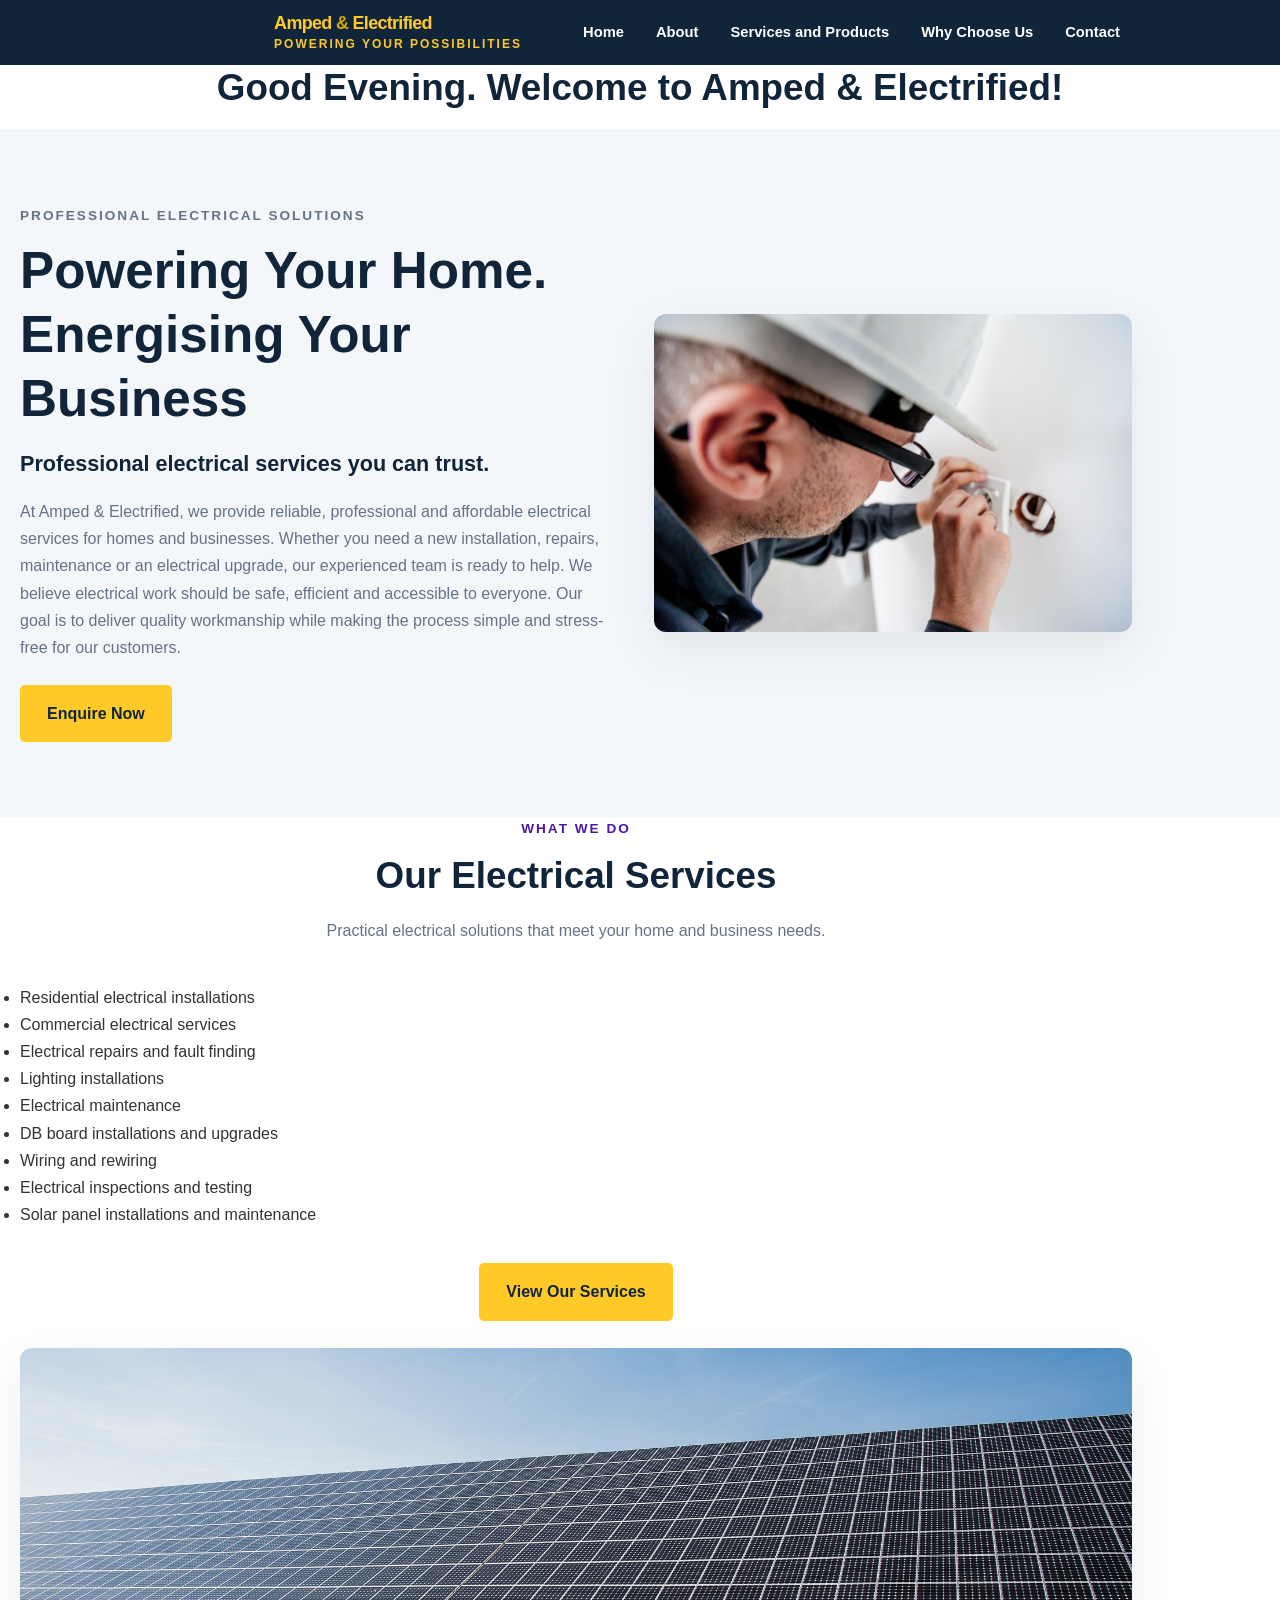
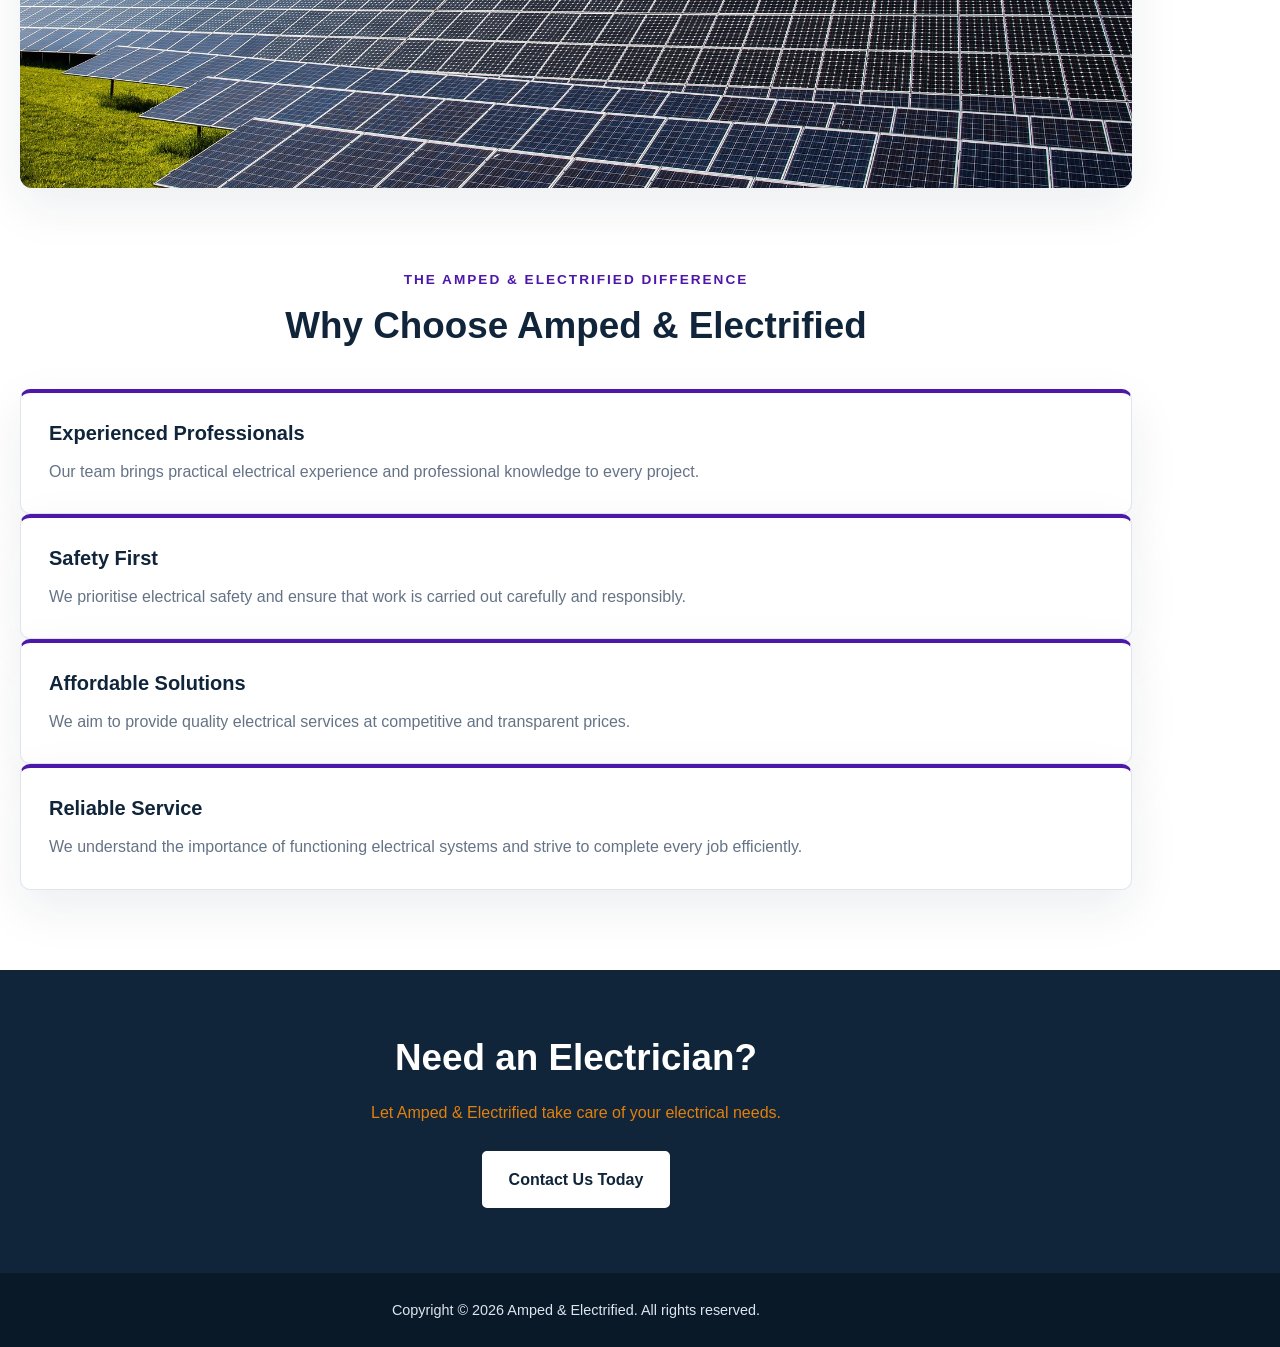
<file: amped&electrified/index.html>
<!DOCTYPE html>
<html>
<head>
    <meta charset="UTF-8">
    <meta name="viewport" content="width=device-width, initial-scale=1.0">
    <title>Homepage|Amped & Electrified</title>

    <!-- This is the link to the CSS and javascript file that will style the website. Which allows us to control the appearance and layout of the HTML elements -->
    <link rel="stylesheet" href="css/style.css">
    <script src="https://code.jquery.com/jquery-3.7.1.min.js" defer></script>
    <script src="js/script.js" defer></script>
</head>
<body>

<header class ="site-header">
    <div class="container header-inner">
    <a class="brand" href="index.html" aria-label="Amped and Electrified home"></a>
    <a href="index.html" class="logo">
        <span class="brand-text">Amped <span>&amp;</span> Electrified<small>POWERING YOUR POSSIBILITIES</small></span>
    </a>

     <!-- This is the navigation bar, it will allow us to navigate the site with ease. This will help avoid confusion and prevent users from getting frustrated. -->
<nav class="main-nav" aria-label="Main Navigation">
        <a href="index.html">Home</a>
        <a href="about.html">About</a>
        <a href="services.html">Services and Products</a>
        <a href="whychooseus.html">Why Choose Us</a>
        <a href="contact.html">Contact</a>
</nav>


</div>
</header>

<main>

    <div align="center">
        <h2 id="welcome-message" class="Welcome-message">
                     Welcome to Amped &amp; Electrified!
        </h2>
    </div>


    <section class="hero">
        <div class="container hero-content">

            <div class="hero-text">
                <p class="eyebrow">Professional Electrical Solutions</p>
                

                <h1>Powering Your Home. Energising Your Business</h1>

                <h2>Professional electrical services you can trust.</h2>

                <p>At Amped & Electrified, we provide reliable, professional and affordable electrical services for homes and businesses. Whether you need a new installation, repairs, maintenance or an electrical upgrade, our experienced team is ready to help.
                 We believe electrical work should be safe, efficient and accessible to everyone. Our goal is to deliver quality workmanship while making the process simple and stress-free for our customers.</p>
                
                <a href="contact.html" class="btn">Enquire Now</a>

            </div>
        
            <div class="hero-image">
            <img src="images/Plug.jpg" alt="Plug" width="500" height="300">
            </div>


        </div>

    </section>


<section class="service-section">
 <div class="container">


   

    <div class="section-heading">
        <p class="eyebrow">What we do</p>
        <h2>Our Electrical Services</h2>
        <p>Practical electrical solutions that meet your home and business needs.</p>
    </div>


        <ul class="service-grid">
            <li>Residential electrical installations</li>
            <li>Commercial electrical services</li>
            <li>Electrical repairs and fault finding</li>
            <li>Lighting installations</li>
            <li>Electrical maintenance</li>
            <li>DB board installations and upgrades</li>
            <li>Wiring and rewiring</li>
            <li>Electrical inspections and testing</li>
            <li>Solar panel installations and maintenance</li>
        </ul>

        <div class="section-action">
            <a href="services.html" class="btn">View Our Services</a>
        </div>

        <br>

    <div class="hero-image">
        <img src="images/Solar Panels.jpg" alt="Solar Panels" width="500" height="300">
    </div>
    
 </div>
</section>

<section class="why-us-section">
    <div class="container">
        
        <div class="section-heading">
            <p class="eyebrow">The Amped & Electrified Difference</p>
            <h2>Why Choose Amped & Electrified</h2>
        </div>

        <div class="benefits-card">

            <article class="benefit-card">
                <h3>Experienced Professionals</h3>
                <p>Our team brings practical electrical experience and professional knowledge to every project.</p>
            </article>

            <article class="benefit-card">
                <h3>Safety First</h3>
                <p>We prioritise electrical safety and ensure that work is carried out carefully and responsibly.</p>
            </article>

            <article class="benefit-card">
                <h3>Affordable Solutions</h3>
                <p>We aim to provide quality electrical services at competitive and transparent prices.</p> 
            </article>

            <article class="benefit-card">
                <h3>Reliable Service</h3>
                <p>We understand the importance of functioning electrical systems and strive to complete every job efficiently.</p>
            </article>

        </div>
    </div>
</section>

<!--The inquiry button allows users to easily contact us based on the overview they have seen on the Index page-->
<section class="cta-section">
    <div class="container">
        <h2>Need an Electrician?</h2>
        <p>Let Amped & Electrified take care of your electrical needs.</p>
        <a href="contact.html" class="btn btn-light">Contact Us Today</a>
    </div>
</section>

</main>

<footer class="site-footer">
    <div class="container">
        <p>Copyright &copy; <span id="current-year">2026</span> Amped & Electrified. All rights reserved.</p>
    </div>
</footer>


<!-- Back to Top -->
<button id="backToTopBtn" title="Go to top">↑</button>

</body>
</html>
</file>
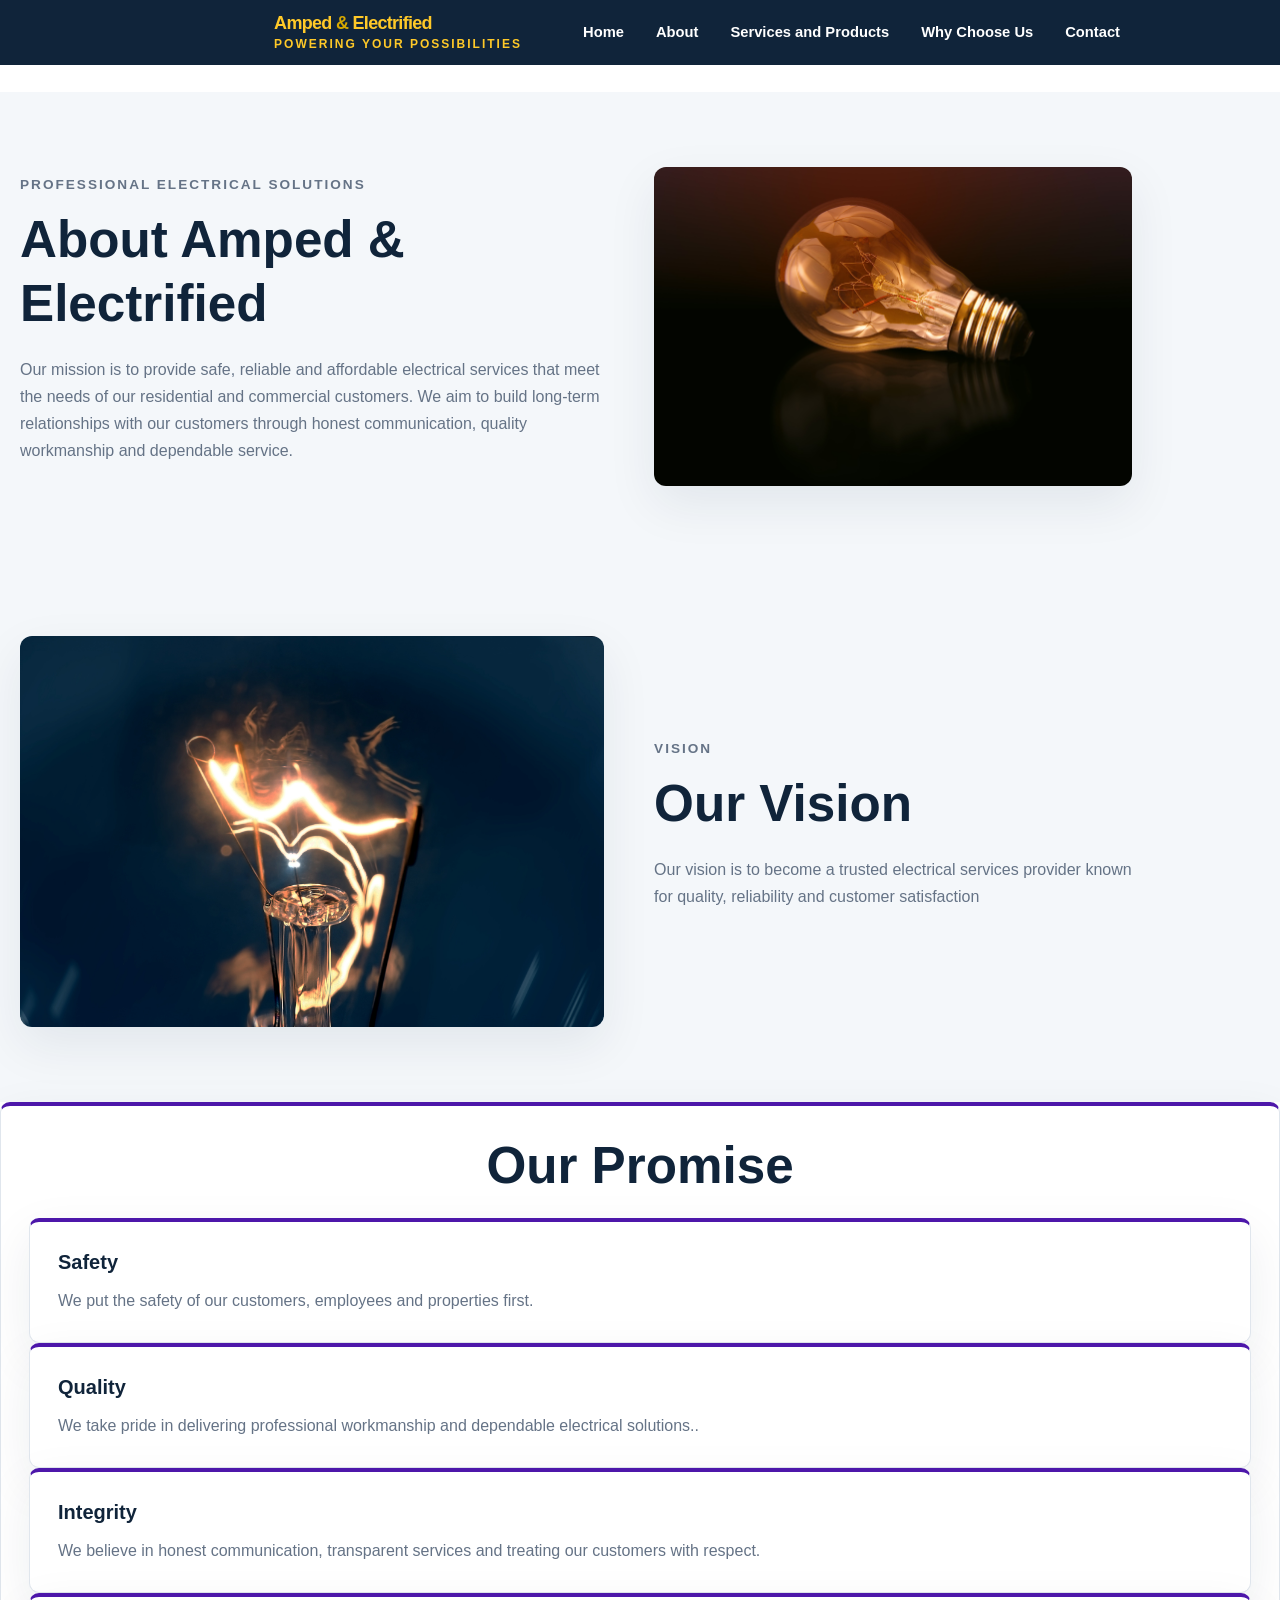
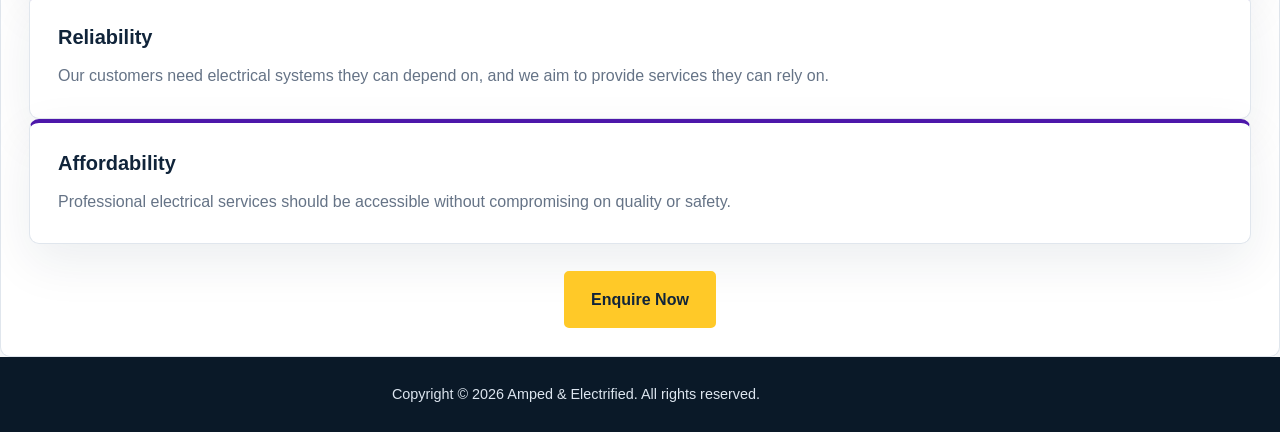
<file: amped&electrified/about.html>
<!DOCTYPE html>
<html lang="en">
<head>
    <meta charset="UTF-8">
    <meta name="viewport" content="width=device-width, initial-scale=1.0">
    <title>About Us | Amped & Electrified</title>

    <link rel="stylesheet" href="css/style.css">
    <script src="https://code.jquery.com/jquery-3.7.1.min.js" defer></script>
    <script src="js/script.js" defer></script>
</head>
<body> 

    <header class ="site-header">
    <div class="container header-inner">
    <a class="brand" href="index.html" aria-label="Amped and Electrified home"></a>
    <a href="index.html" class="logo">
        <span class="brand-text">Amped <span>&amp;</span> Electrified<small>POWERING YOUR POSSIBILITIES</small></span>
    </a>

     <!-- This is the navigation bar, it will allow us to navigate the site with ease. This will help avoid confusion and prevent users from getting frustrated. -->
<nav class="main-nav" aria-label="Main Navigation">
        <a href="index.html">Home</a>
        <a href="about.html">About</a>
        <a href="services.html">Services and Products</a>
        <a href="whychooseus.html">Why Choose Us</a>
        <a href="contact.html">Contact</a>
</nav>

    </div>
    </header>

    <br>

<main>

<section class="About">

    <section class="hero">
        <div class="container hero-content">


        <div class="hero-text">
            <p class="eyebrow">Professional Electrical Solutions</p>

            <h1>About Amped & Electrified</h1>

            <p>Our mission is to provide safe, reliable and affordable electrical services that meet the needs of our residential and commercial customers.

            We aim to build long-term relationships with our customers through honest communication, quality workmanship and dependable service.</p>

        </div>
    
        <div class="hero-image">
        <img src="images/Light Bulb.jpg" alt="Light Bulb" width="500" height="300">
        </div>
    </section>

    <section class="hero">
        <div class="container hero-content">

            <div class="hero-image">
                <img src="images/Light.jpg" alt="Light" width="500" height="300">
            </div>

            <div class="hero-text">
                <p class="eyebrow">Vision</p>

                <h1>Our Vision</h1>

                <p>Our vision is to become a trusted electrical services provider known for quality, reliability and customer satisfaction</p>

        </div>
    </section>

    <div class="benefit-card">

        <div align="center">
            <h1>Our Promise</h1>
        </div>

        
        <article class="benefit-card">
            <h3>Safety</h3>
            <p>We put the safety of our customers, employees and properties first.</p>
        </article>

        <article class="benefit-card">
            <h3>Quality</h3>
            <p>We take pride in delivering professional workmanship and dependable electrical solutions..</p>
        </article>

        <article class="benefit-card">
            <h3>Integrity</h3>
            <p>We believe in honest communication, transparent services and treating our customers with respect.</p>
        </article>

        <article class="benefit-card">
            <h3>Reliability</h3>
            <p>Our customers need electrical systems they can depend on, and we aim to provide services they can rely on.</p>
        </article>

        <article class="benefit-card">
            <h3>Affordability</h3>
            <p>Professional electrical services should be accessible without compromising on quality or safety.</p>
        </article>

        <br>

        <div align="center">
            <a href="contact.html" class="btn">Enquire Now</a>
        </div> 

    </div>

</section>
</main>

<footer class="site-footer">
    <div class="container">
        <p>Copyright &copy; <span id="current-year">2026</span> Amped & Electrified. All rights reserved.</p>
    </div>
</footer>

<!-- Back to Top -->
<button id="backToTopBtn" title="Go to top">↑</button>

</body>
</html>
</file>
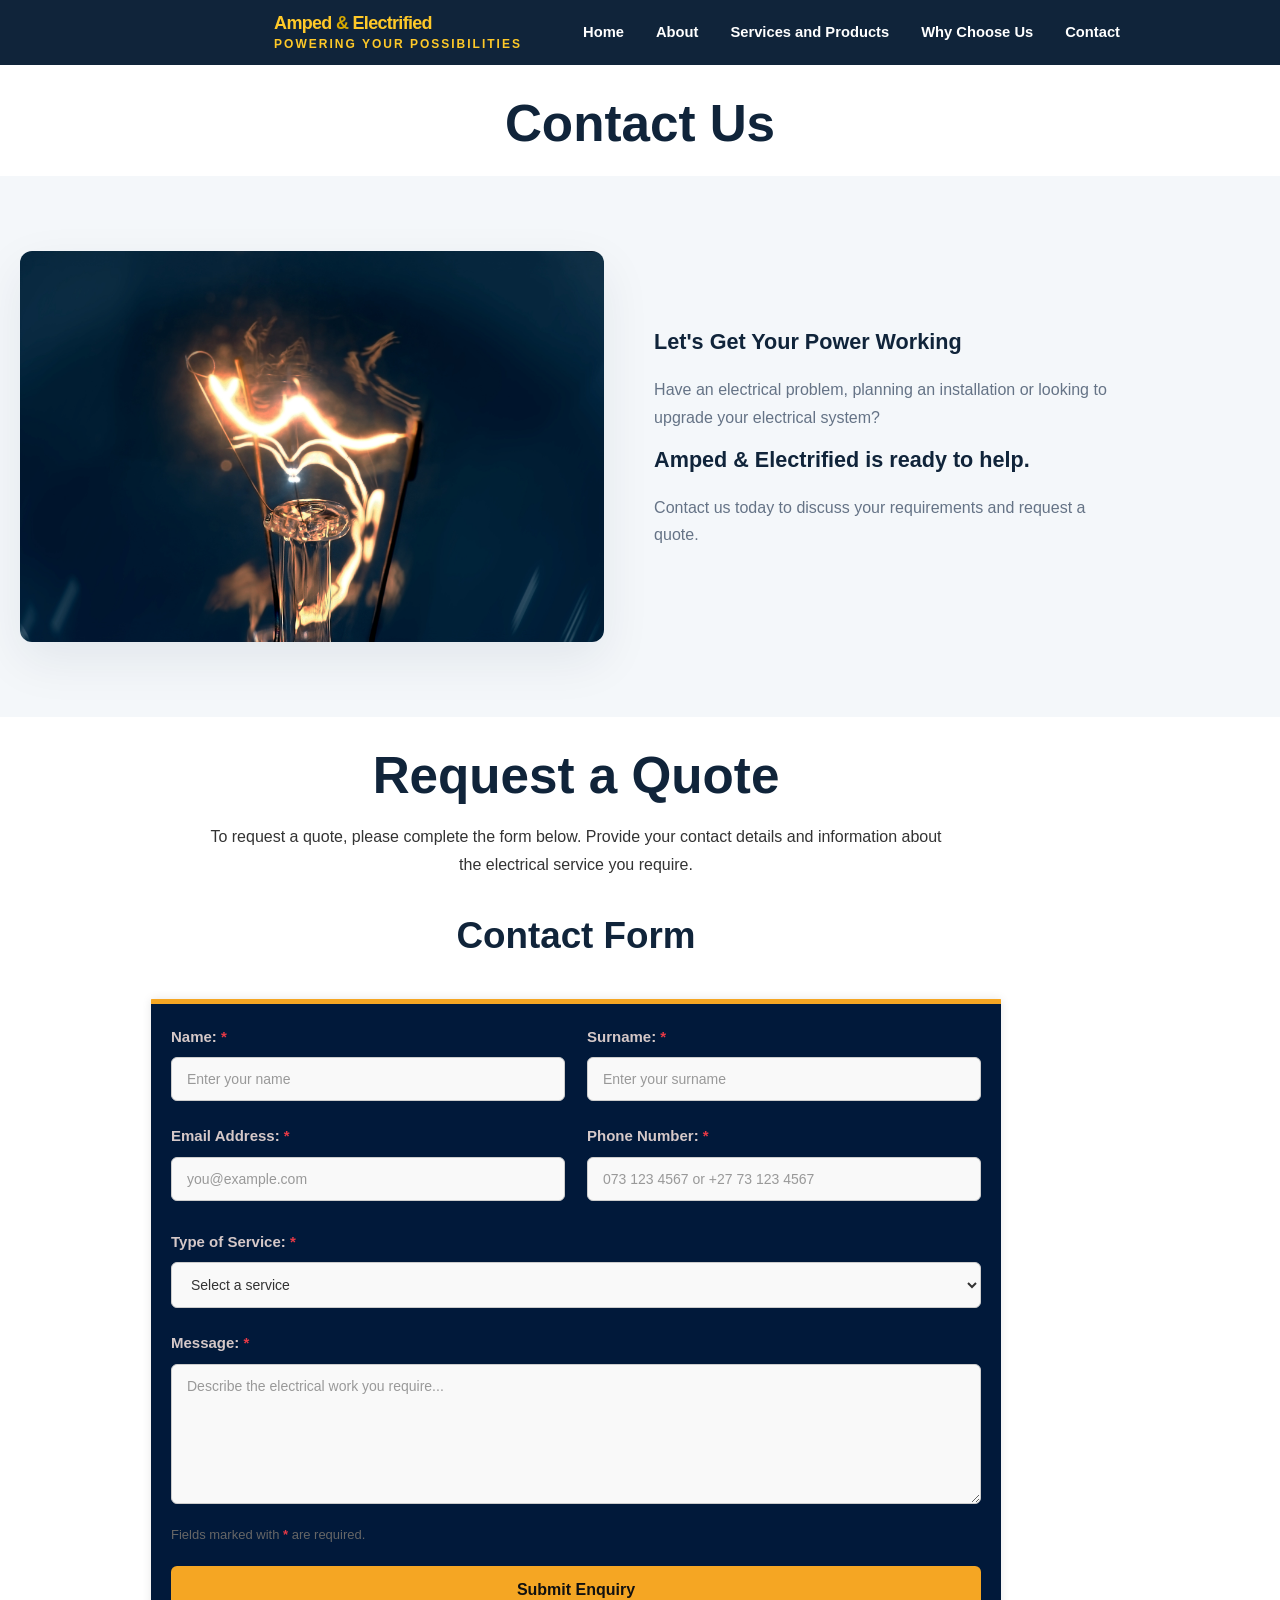
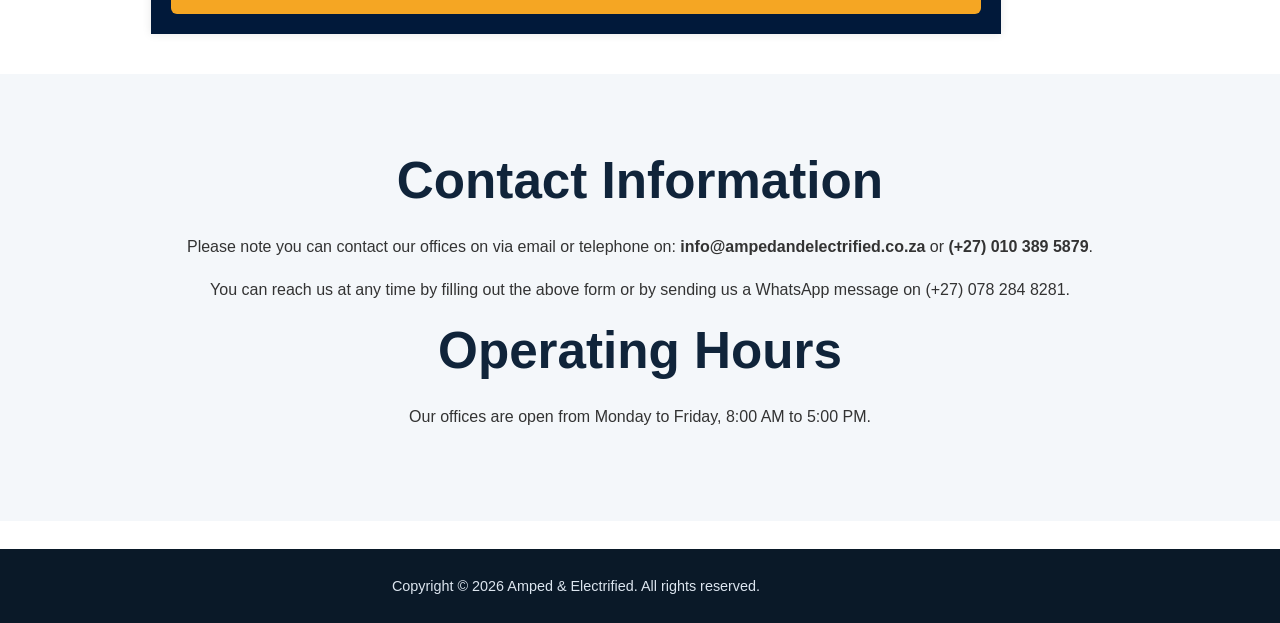
<file: amped&electrified/contact.html>
<!DOCTYPE html>
<html lang="en">
<head>
    <meta charset="UTF-8">
    <meta name="viewport" content="width=device-width, initial-scale=1.0">
    <title>About Us | Amped & Electrified</title>

     <link rel="stylesheet" href="css/style.css">
    <script src="https://code.jquery.com/jquery-3.7.1.min.js" defer></script>
    <script src="js/script.js" defer></script>
</head>
<body> 

 <header class ="site-header">
    <div class="container header-inner">
    <a class="brand" href="index.html" aria-label="Amped and Electrified home"></a>
    <a href="index.html" class="logo">
        <span class="brand-text">Amped <span>&amp;</span> Electrified<small>POWERING YOUR POSSIBILITIES</small></span>
    </a>

     <!-- This is the navigation bar, it will allow us to navigate the site with ease. This will help avoid confusion and prevent users from getting frustrated. -->
<nav class="main-nav" aria-label="Main Navigation">
        <a href="index.html">Home</a>
        <a href="about.html">About</a>
        <a href="services.html">Services and Products</a>
        <a href="whychooseus.html">Why Choose Us</a>
        <a href="contact.html">Contact</a>
</nav>
</div>
</header>

<br>

<main>

    <div align="center">
         <h1>Contact Us</h1>
    </div>

    <section class="hero">
        <div class="container hero-content">

            <div class="hero-image">
                <img src="images/Light.jpg" alt="Light">
            </div>

            <div class="hero-text">
                <h2>Let's Get Your Power Working</h2>
                <p>Have an electrical problem, planning an installation or looking to upgrade your electrical system?</p>

                <h2>Amped & Electrified is ready to help.</h2>
                <p>Contact us today to discuss your requirements and request a quote.</p>
            </div>
        </div>
    </section>

    <br>

<section class="section">
    <div class="container">

        <div class="form-intro">
            <h1>Request a Quote</h1>
            <p>
                To request a quote, please complete the form below.
                Provide your contact details and information about
                the electrical service you require.
            </p>
        </div>

        <div class="quote-form-container">
            
            <h2 align="center">Contact Form</h2>

            <!-- Contact form for enquiries and quote requests -->
            <form action="https://formspree.io/f/xzeevyla" method="POST">
                    <div class="form-grid">

                    <div class="form-group">
                        <label for="name">Name: <span>*</span></label>
                        <input type="text"
                               id="name"
                               name="name"
                               placeholder="Enter your name"
                               autocomplete="given-name"
                               required>
                    </div>

                    <div class="form-group">
                        <label for="surname">Surname: <span>*</span></label>
                        <input type="text"
                               id="surname"
                               name="surname"
                               placeholder="Enter your surname"
                               autocomplete="family-name"
                               required>
                    </div>

                    <div class="form-group">
                        <label for="email">Email Address: <span>*</span></label>
                        <input type="email"
                               id="email"
                               name="email"
                               placeholder="you@example.com"
                               autocomplete="email"
                               required>
                    </div>

                    <div class="form-group">
                        <label for="phone">Phone Number: <span>*</span></label>
                        <input type="tel"
                               id="phone"
                               name="phone"
                               placeholder="073 123 4567 or +27 73 123 4567"
                               autocomplete="tel"
                               pattern="(?:\+27|0)[\s-]?(?:\(?\d{2}\)?)[\s-]?\d{3}[\s-]?\d{4}"
                               title="Enter a valid South African phone number, e.g. 082 123 4567 or +27 82 123 4567."
                               minlength="10"
                               maxlength="20"
                               required>

                        <small id="phone-error"
                            class="field-error" 
                            aria-live="polite">
                        </small>
                    </div>

                    <div class="form-group form-full">
                        <label for="service">Type of Service: <span>*</span></label>
                        <select id="service" name="service" required>
                            <option value="" disabled selected>
                                Select a service
                            </option>
                            <option value="Enquiry">General Enquiry</option>
                            <option value="Residential">Residential Electrical Services</option>
                            <option value="Commercial">Commercial Electrical Services</option>
                            <option value="Repairs">Electrical Repairs and Fault Finding</option>
                            <option value="Lighting">Lighting Installations</option>
                            <option value="Maintenance">Electrical Maintenance</option>
                            <option value="DB Board">DB Board Installations and Upgrades</option>
                            <option value="Wiring">Wiring and Rewiring</option>
                            <option value="Inspections">Electrical Inspections and Testing</option>
                            <option value="Solar">Solar Panel Installations and Maintenance</option>
                            <option value="Other">Other</option>
                        </select>
                    </div>

                    <div class="form-group form-full">
                        <label for="message">Message: <span>*</span></label>
                        <textarea id="message"
                                  name="message"
                                  rows="6"
                                  placeholder="Describe the electrical work you require..."
                                  required></textarea>
                    </div>

                </div>

                <p class="form-note">
                    Fields marked with <span>*</span> are required.
                </p>

                <button type="submit" class="btn form-submit">
                    Submit Enquiry
                </button>
            </form>

        </div>

    </div>
</section>

<section class="hero">
    <div align="center">
        <h1>Contact Information</h1>
    
        <p>Please note you can contact our offices on via email or telephone on:
            <strong>info@ampedandelectrified.co.za</strong> or <strong>(+27) 010 389 5879</strong>.</p>
        <p>You can reach us at any time by filling out the above form or by sending us a WhatsApp message on
          
            (+27) 078 284 8281.</p>
    </div>
    
    <div align="center">
        <h1>Operating Hours</h1>
        <p>Our offices are open from Monday to Friday, 8:00 AM to 5:00 PM.</p>
    </div>
</section>

<br>

</main>

    <footer class="site-footer">
    <div class="container">
        <p>Copyright &copy; <span id="current-year">2026</span> Amped & Electrified. All rights reserved.</p>
    </div>
    </footer>

    <!-- Back to Top -->
<button id="backToTopBtn" title="Go to top">↑</button>

</body>
</html>
</file>
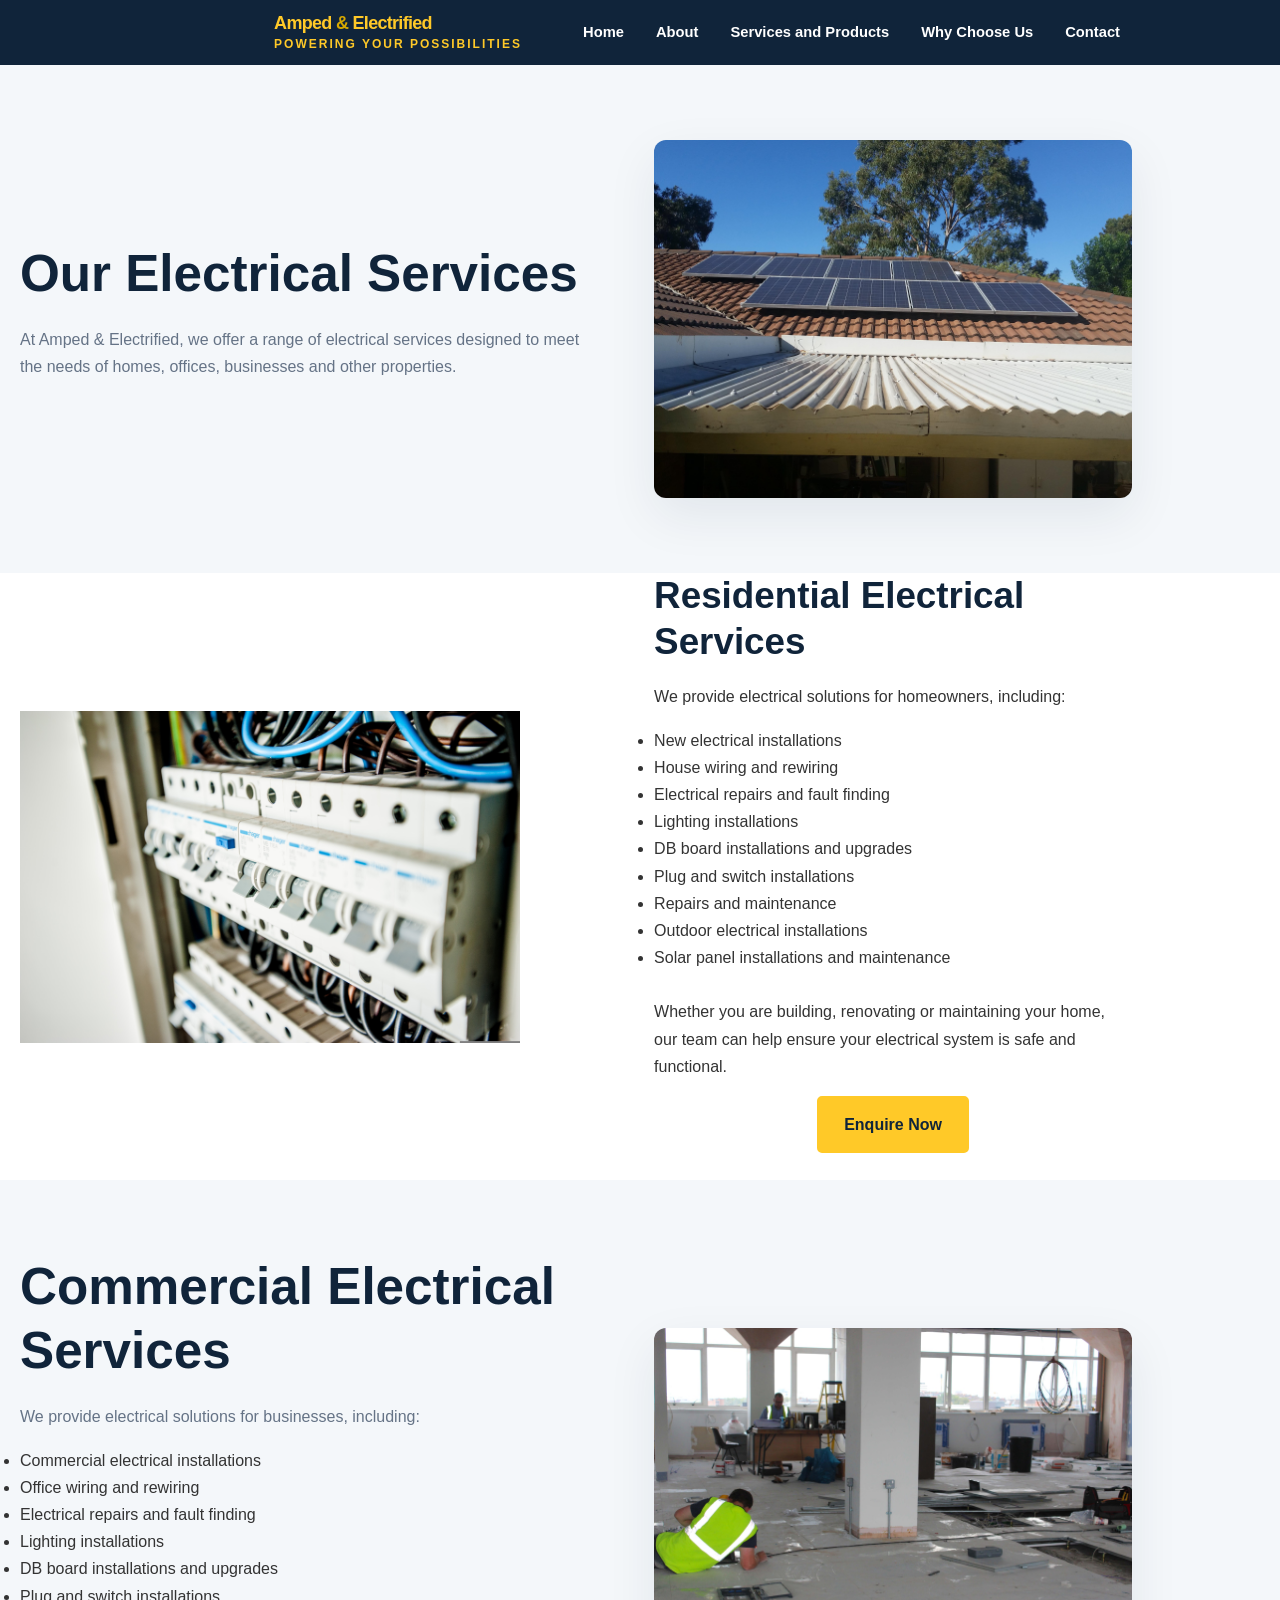
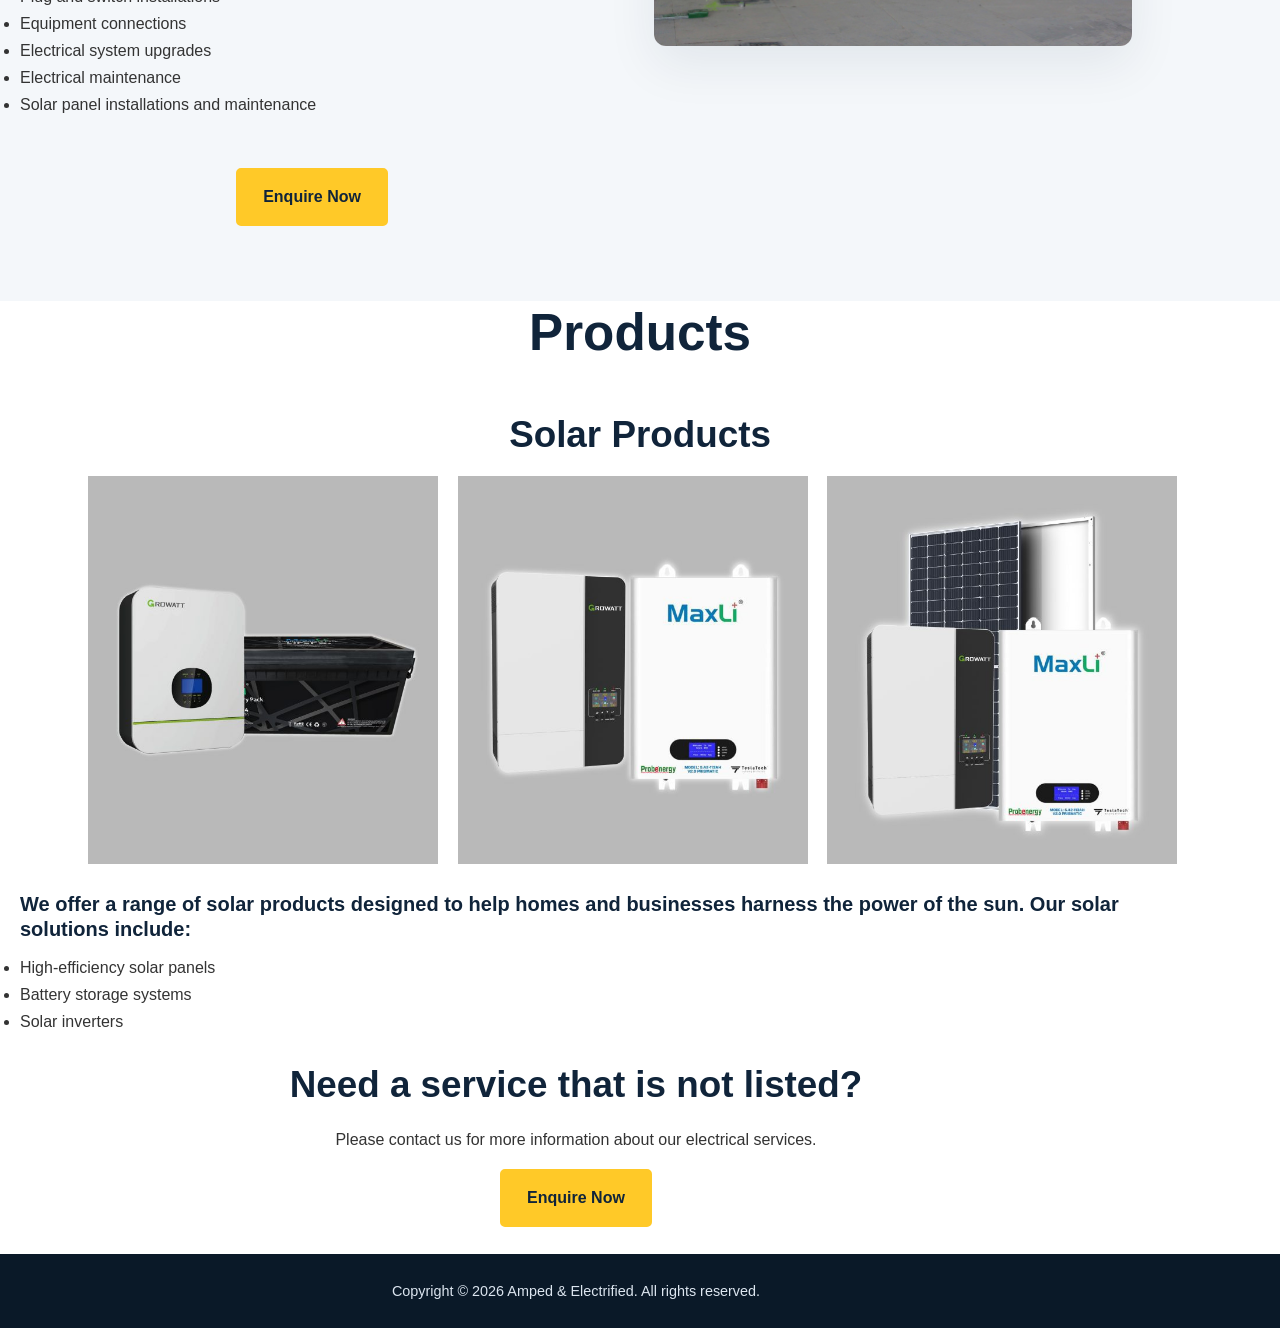
<file: amped&electrified/services.html>
<!DOCTYPE html>
<html lang="en">
<head>
    <meta charset="UTF-8">
    <meta name="viewport" content="width=device-width, initial-scale=1.0">
    <title>About Us | Amped & Electrified</title>

    <link rel="stylesheet" href="css/style.css">
    <script src="https://code.jquery.com/jquery-3.7.1.min.js" defer></script>
    <script src="js/script.js" defer></script>
</head>
<body> 
  
<header class ="site-header">
    <div class="container header-inner">
    <a class="brand" href="index.html" aria-label="Amped and Electrified home"></a>
    <a href="index.html" class="logo">
        <span class="brand-text">Amped <span>&amp;</span> Electrified<small>POWERING YOUR POSSIBILITIES</small></span>
    </a>

     <!-- This is the navigation bar, it will allow us to navigate the site with ease. This will help avoid confusion and prevent users from getting frustrated. -->
<nav class="main-nav" aria-label="Main Navigation">
        <a href="index.html">Home</a>
        <a href="about.html">About</a>
        <a href="services.html">Services and Products</a>
        <a href="whychooseus.html">Why Choose Us</a>
        <a href="contact.html">Contact</a>
</nav>


</div>
</header>

<main>

    <section class="hero">
        <div class="container hero-content">

            <div class="hero-text">
                <h1>Our Electrical Services</h1>
                <p>At Amped & Electrified, we offer a range of electrical services designed to meet the needs of homes, offices, businesses and other properties.</p>
            </div>

            <div class="hero-image">
                <img src="images/Solar Panels on home.jpg" alt="Installing Solar Panels" width="500" height="300">
            </div>
    </section>

    <section>
        <div class="container hero-content">

            <div>
                <img src="images/Residential Electrical Services.jpg" alt="Residential Electrical Services" width="500" height="300">
            </div>

            <div>
                <h2>Residential Electrical Services</h2>
                <p>We provide electrical solutions for homeowners, including:</p>
                <ul>
                    <li>New electrical installations</li>
                    <li>House wiring and rewiring</li>
                    <li>Electrical repairs and fault finding</li>
                    <li>Lighting installations</li>
                    <li>DB board installations and upgrades</li>
                    <li>Plug and switch installations</li>
                    <li>Repairs and maintenance</li>
                    <li>Outdoor electrical installations</li>
                    <li>Solar panel installations and maintenance</li>
                </ul>

                <br>
                 <div>
                    <p>Whether you are building, renovating or maintaining your home, our team can help ensure your electrical system is safe and functional.</p>
                </div> 

                <div align="center">
                    <a href="contact.html" class="btn">Enquire Now</a>
                </div>

                <br>

            </div>
        </div>
    </section>

    <section class="hero">
        <div class=" container hero-content">

            <div class="hero-text">
                <h1>Commercial Electrical Services</h1>
                <p>We provide electrical solutions for businesses, including:</p>
                <ul>
                    <li>Commercial electrical installations</li>
                    <li>Office wiring and rewiring</li>
                    <li>Electrical repairs and fault finding</li>
                    <li>Lighting installations</li>
                    <li>DB board installations and upgrades</li>
                    <li>Plug and switch installations</li>
                    <li>Equipment connections</li>
                    <li>Electrical system upgrades</li>
                    <li>Electrical maintenance</li>
                    <li>Solar panel installations and maintenance</li>
                </ul>
            </div>

            <div class="hero-image">
                <img src="images/Commercial Electrical Services.jpg" alt="Commercial Electrical Services" width="500" height="300">
            </div>
                
                <div align="center">
                    <a href="contact.html" class="btn">Enquire Now</a>
                </div>
            </div>

        </div>
    </section>

    <section>
        <div align="center">
            <h1>Products</h1>
        </div>
<br>
        <div align="center">
            <h2>Solar Products</h2>
        </div>

        <div class="product-gallery" align="center">
            <img class="solar-img" src="images/Small System.jpg" alt="Small System">
            <img class="solar-img" src="images/Medium System.jpg" alt="Medium System">
            <img class="solar-img" src="images/Large System.jpg" alt="Large System">
        </div>
    </section>

    <br>

    <div class="container">
       <h3>We offer a range of solar products designed to help homes and businesses harness the power of the sun. Our solar solutions include:</h3>
        <ul>
            <li>High-efficiency solar panels</li>
            <li>Battery storage systems</li>
            <li>Solar inverters</li>
        </ul>
    </div>

    <br>

    <div class="container" align="center">
        <h2>Need a service that is not listed?</h2>
        <p>Please contact us for more information about our electrical services.</p>

        <div align="center">
            <a href="contact.html" class="btn">Enquire Now</a>
        </div>
</main>

<br>
    <footer class="site-footer">
        <div class="container">
            <p>Copyright &copy; <span id="current-year">2026</span> Amped & Electrified. All rights reserved.</p>
        </div>
    </footer>

    <!-- Back to Top -->
<button id="backToTopBtn" title="Go to top">↑</button>

</body>
</html>
</file>
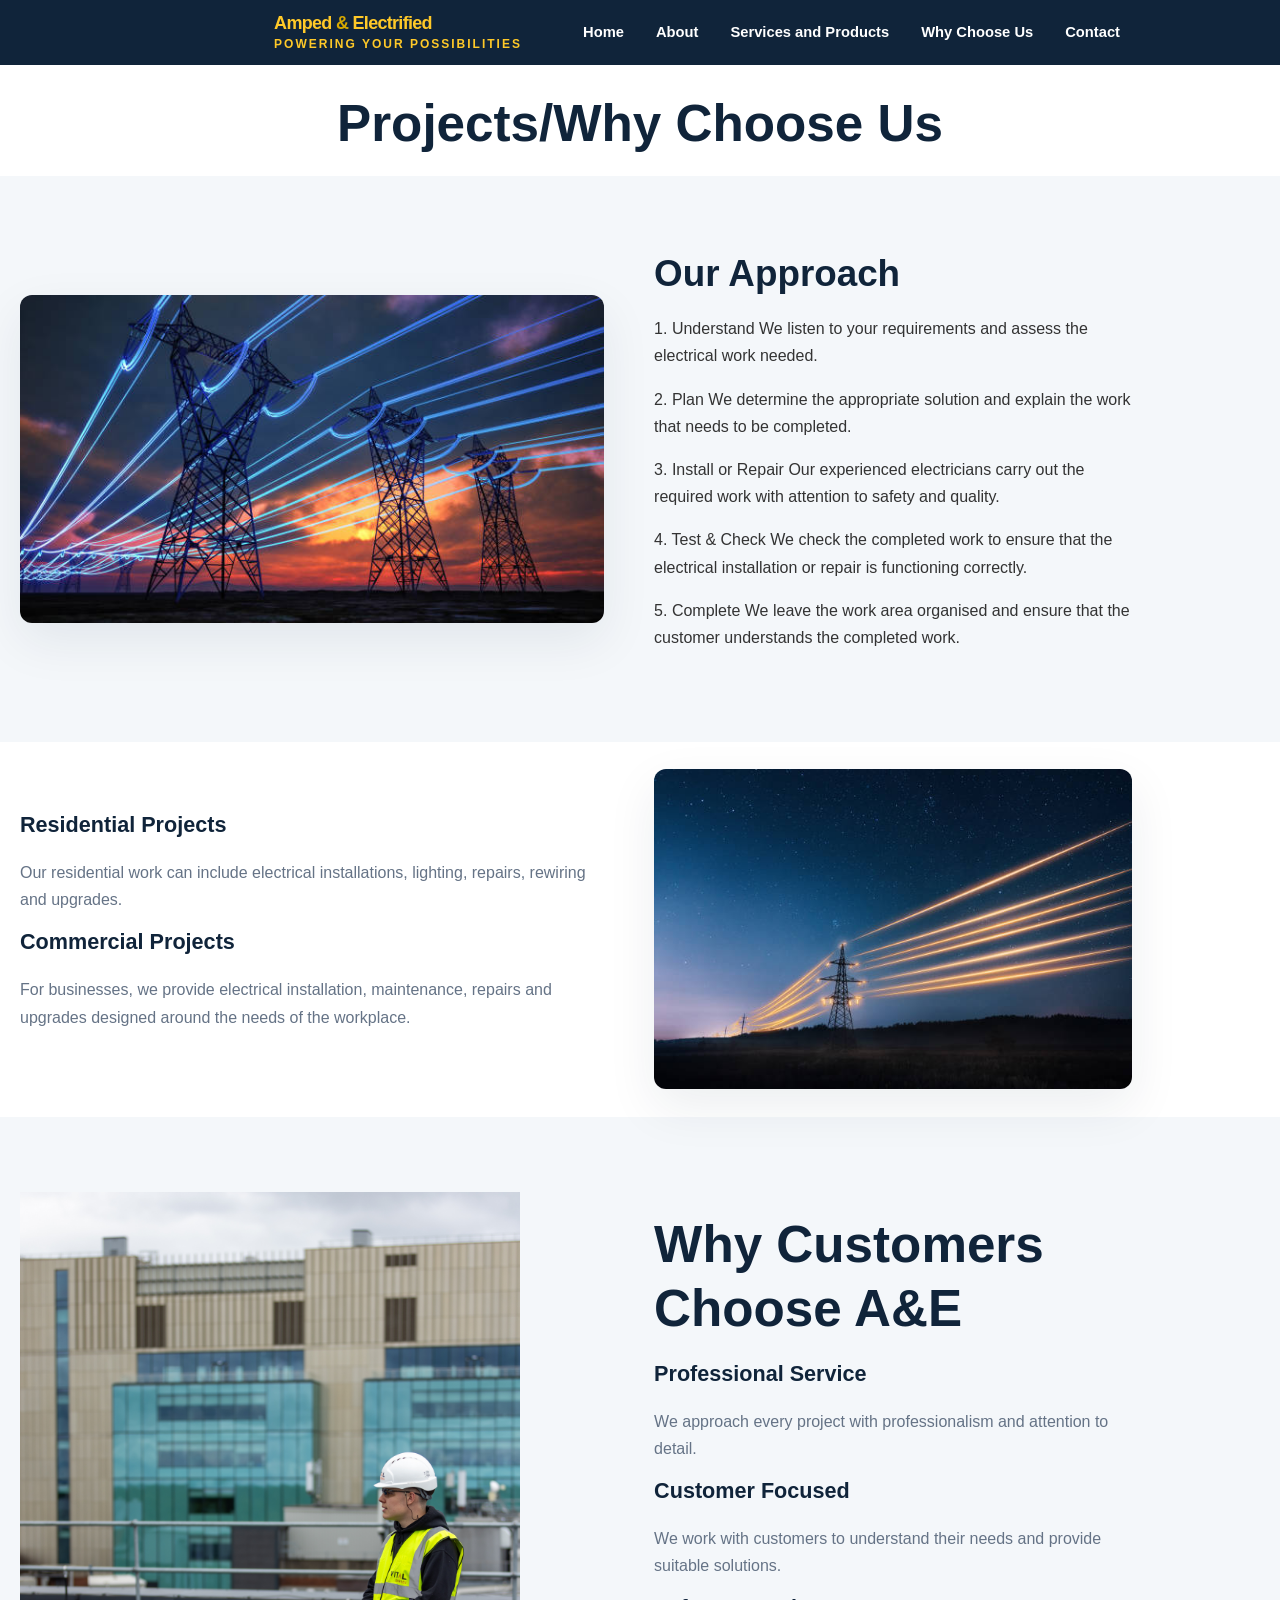
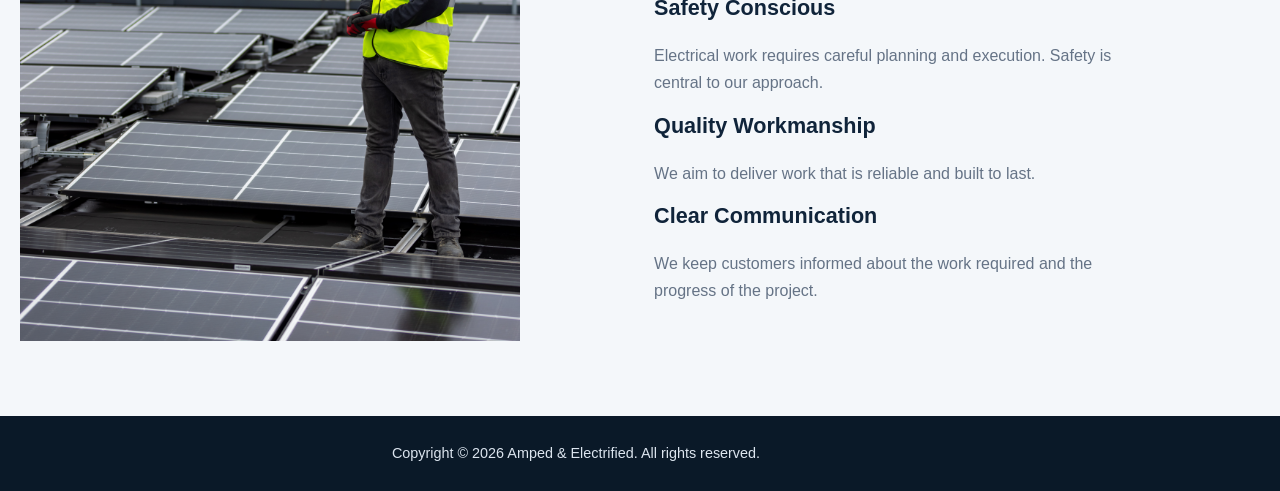
<file: amped&electrified/WhyChooseUs.html>
<!DOCTYPE html>
<html lang="en">
<head>
    <meta charset="UTF-8">
    <meta name="viewport" content="width=device-width, initial-scale=1.0">
    <title>About Us | Amped & Electrified</title>

    <link rel="stylesheet" href="css/style.css">
    <script src="https://code.jquery.com/jquery-3.7.1.min.js" defer></script>
    <script src="js/script.js" defer></script>
</head>
<body> 
  
<header class ="site-header">
    <div class="container header-inner">
    <a class="brand" href="index.html" aria-label="Amped and Electrified home"></a>
    <a href="index.html" class="logo">
        <span class="brand-text">Amped <span>&amp;</span> Electrified<small>POWERING YOUR POSSIBILITIES</small></span>
    </a>

     <!-- This is the navigation bar, it will allow us to navigate the site with ease. This will help avoid confusion and prevent users from getting frustrated. -->
<nav class="main-nav" aria-label="Main Navigation">
        <a href="index.html">Home</a>
        <a href="about.html">About</a>
        <a href="services.html">Services and Products</a>
        <a href="whychooseus.html">Why Choose Us</a>
        <a href="contact.html">Contact</a>
</nav>

</div>
</header> 

<br>

<main>

    <div align="center">
        <h1>Projects/Why Choose Us</h1>
    </div>

    <section class="hero">
        <div class="container hero-content">

            <div class="hero-image">
                <img src="images/Electric Pillons 2.jpg" alt="Electric Pillons 2" width="500" height="300">
            </div>
            
            <div>
                <h2>Our Approach</h2>
                <p>1. Understand
                    We listen to your requirements and assess the electrical work needed.</p>

                <p>2. Plan
                    We determine the appropriate solution and explain the work that needs to be completed.</p>

                <p>3. Install or Repair
                    Our experienced electricians carry out the required work with attention to safety and quality.</p>

                <p>4. Test & Check
                    We check the completed work to ensure that the electrical installation or repair is functioning correctly.</p>

                <p>5. Complete
                    We leave the work area organised and ensure that the customer understands the completed work.</p>
            </div>
        </div>
    </section>

    <br>

    <section>
        <div class="container hero-content">

            <div class="hero-text">
                <h2>Residential Projects</h2>
                <p>Our residential work can include electrical installations, lighting, repairs, rewiring and upgrades.</p>

                <h2>Commercial Projects</h2>
                <p>For businesses, we provide electrical installation, maintenance, repairs and upgrades designed around the needs of the workplace.</p>
            </div>

            <div class="hero-image">
                <img src="images/Electric Pillons.jpg" alt="Electric Pillons" width="500" height="300">
            </div>
        </div>

        <br>
    
    </section>

    <section class="hero">
        <div class="container hero-content">

            <div>
                <img src="images/Cleaning Solar Panels.jpg"  alt="Cleaning Solar Panels" width="500" height="300">
            </div>

            <div class="hero-text">
                <h1>Why Customers Choose A&E</h1>

                <h2>Professional Service</h2>
                <p>We approach every project with professionalism and attention to detail.</p>

                <h2>Customer Focused</h2>
                <p>We work with customers to understand their needs and provide suitable solutions.</p>

                <h2>Safety Conscious</h2>
                <p>Electrical work requires careful planning and execution. Safety is central to our approach.</p>

                <h2>Quality Workmanship</h2>
                <p>We aim to deliver work that is reliable and built to last.</p>

                <h2>Clear Communication</h2>
                <p>We keep customers informed about the work required and the progress of the project.</p>
            </div>
        </div>

    </section>
</div>
</main>

<footer class="site-footer">
    <div class="container">
        <p>Copyright &copy; <span id="current-year">2026</span> Amped & Electrified. All rights reserved.</p>
    </div>
</footer>

<!-- Back to Top -->
<button id="backToTopBtn" title="Go to top">↑</button>

</body>
</html>
</file>
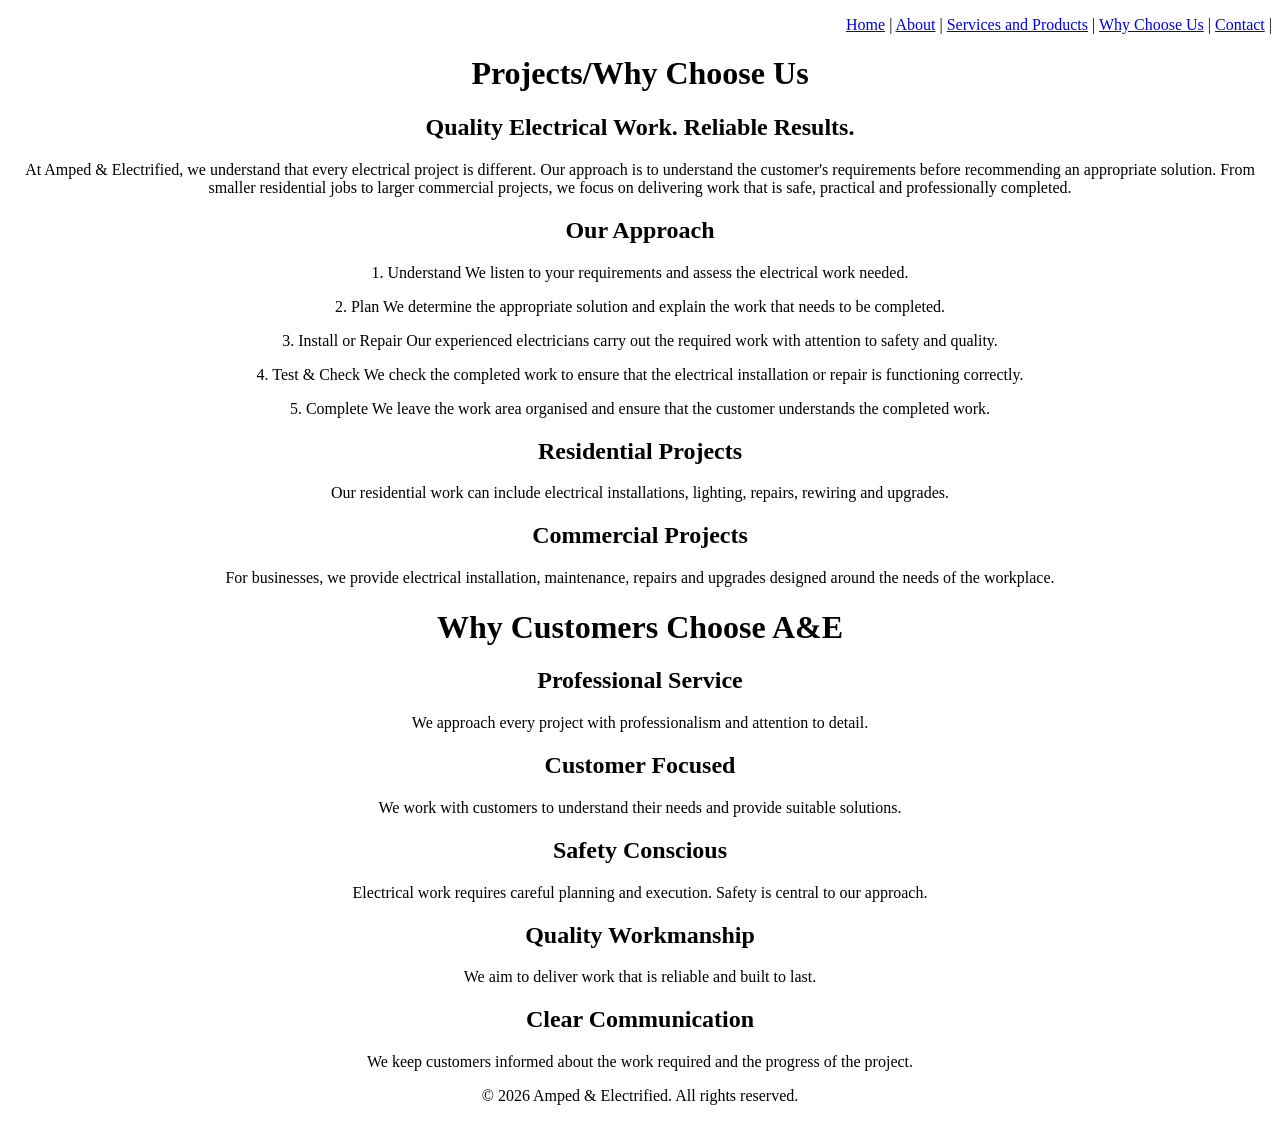
<file: amped&electrified/Projects/WhyChooseUs.html>
<!DOCTYPE html>
<html lang="en">
<head>
    <meta charset="UTF-8">
    <meta name="viewport" content="width=device-width, initial-scale=1.0">
    <title>About Us | Amped & Electrified</title>
</head>
<body> 


  <p align="right">
        <a href="index.html">Home</a> | 
        <a href="about.html">About</a> | 
        <a href="services.html">Services and Products</a> | 
        <a href="whychooseus.html">Why Choose Us</a>  |
        <a href="contact.html">Contact</a>  |
        
    </p>




<div align="center">
    <h1>Projects/Why Choose Us</h1>

    <h2>Quality Electrical Work. Reliable Results.</h2>
    <p>At Amped & Electrified, we understand that every electrical project is different. Our approach is to understand the customer's requirements before recommending an appropriate solution.

From smaller residential jobs to larger commercial projects, we focus on delivering work that is safe, practical and professionally completed.</p>

    <h2>Our Approach</h2>
    <p>1. Understand
We listen to your requirements and assess the electrical work needed.</p>

    <p>2. Plan
We determine the appropriate solution and explain the work that needs to be completed.</p>

    <p>3. Install or Repair
Our experienced electricians carry out the required work with attention to safety and quality.</p>

    <p>4. Test & Check
We check the completed work to ensure that the electrical installation or repair is functioning correctly.</p>

    <p>5. Complete
We leave the work area organised and ensure that the customer understands the completed work.</p>
</div>

<div align="center">
    <h2>Residential Projects</h2>
    <p>Our residential work can include electrical installations, lighting, repairs, rewiring and upgrades.</p>

<div align="center">
    <h2>Commercial Projects</h2>
    <p>For businesses, we provide electrical installation, maintenance, repairs and upgrades designed around the needs of the workplace.</p>


<div align="center">
    <h1>Why Customers Choose A&E</h1>
    
    <h2>Professional Service</h2>
    <p>We approach every project with professionalism and attention to detail.</p>

    <h2>Customer Focused</h2>
    <p>We work with customers to understand their needs and provide suitable solutions.</p>

    <h2>Safety Conscious</h2>
    <p>Electrical work requires careful planning and execution. Safety is central to our approach.</p>

    <h2>Quality Workmanship</h2>
    <p>We aim to deliver work that is reliable and built to last.</p>

    <h2>Clear Communication</h2>
    <p>We keep customers informed about the work required and the progress of the project.</p>
</div>
</body>

<footer>
    <p align="center">
        &copy; 2026 Amped & Electrified. All rights reserved.
    </p>
</footer>

</html>
</file>
<file: amped&electrified/css/style.css>
@import url('https://fonts.googleapis.com/css2?family=Scope+One&display=swap');

/* Global Styles */
:root {
    --primary-color: #10243a;
    --secondary-color: #4d17aa;
    --accent-color: #ffc928;
    --light-color: #f4f7fa;
    --white-color: #ffffff;
    --text-color: #333333;
    --muted-color: #657386;
    --border-color: #e0e6ed;
    --shadow: 0 18px 50px rgba(16, 36, 58, 0.08);
}

* {
    margin: 0;
    padding: 0;
    box-sizing: border-box;
}

html {
    scroll-behavior: smooth;
}

body {
    font-family: Arial, Helvetica, sans-serif;
    line-height: 1.7;
    color: var(--text-color);
    background-color: var(--white-color);
}

img {
    display: block;
    max-width: 100%;
    height: auto;
}

a {
    text-decoration: none;
}

p {
    margin-bottom: 16px;
}

h1,
h2,
h3 {
    line-height: 1.25;
    color: var(--primary-color);
}

h1 {
    font-size: clamp(2.2rem, 4vw, 3.5rem);
    margin-bottom: 20px;
}

h2 {
    font-size: clamp(1.7rem, 3vw, 2.3rem);
    margin-bottom: 18px;
}

h3 {
    font-size: 1.25rem;
    margin-bottom: 12px;
}

.container {
    width: 90%;
    max-width: none;
    padding: 0 20px;
}

/* 2. Website Header */
.site-header {
    background-color: var(--primary-color);
    padding: 10px 0;
    position: relative;
    z-index: 10;
    top: 0; z-index: 100;
    backdrop-filter: blur(14px);

}


.header-content {
    display: flex;
    align-items: left;
    justify-content: space-between;
    gap: 25px;
    flex-wrap: wrap;
}

.logo {
    color: var(--white-color);
    font-size: 1.6rem;
    font-weight: 800;
    letter-spacing: -0.5px;
}

.logo span {
    color: var(--accent-color);
}

/* 3. Navigation */
.main-nav {
    display: flex;
    align-items: right;
    justify-content: flex-end;
    gap: 8px;
    flex-wrap: wrap;
}

.main-nav a {
    color: var(--white-color);
    font-size: 0.92rem;
    font-weight: 600;
    padding: 10px 12px;
    border-radius: 5px;
    transition: background-color 0.25s ease,
                color 0.25s ease;
}

.main-nav a:hover,
.main-nav a:focus-visible,
.main-nav a.active {
    color: var(--primary-color);
    background-color: var(--accent-color);
}

/* 4. Buttons */
.btn {
    display: inline-block;
    background-color: var(--accent-color);
    color: var(--primary-color);
    padding: 13px 25px;
    border: 2px solid var(--accent-color);
    border-radius: 5px;
    font-size: 1rem;
    font-weight: 700;
    text-align: center;
    transition: background-color 0.25s ease,
                color 0.25s ease,
                transform 0.25s ease;
}

.btn:hover,
.btn:focus-visible {
    background-color: transparent;
    color: var(--primary-color);
    transform: translateY(-2px);
}

.btn-secondary {
    background-color: var(--secondary-color);
    border-color: var(--secondary-color);
    color: var(--white-color);
}

.btn-secondary:hover,
.btn-secondary:focus-visible {
    background-color: var(--primary-color);
    border-color: var(--primary-color);
    color: var(--white-color);
}

.btn-light {
    background-color: var(--white-color);
    border-color: var(--white-color);
    color: var(--primary-color);
}

.btn-light:hover,
.btn-light:focus-visible {
    background-color: transparent;
    color: var(--white-color);
}

/* 5. Hero Section */
.hero {
    background-color: var(--light-color);
    padding: 75px 0;
}

.hero-content {
    display: grid;
    grid-template-columns: 1.1fr 0.9fr;
    align-items: center;
    gap: 50px;
}

.eyebrow {
    color: var(--secondary-color);
    font-size: 0.85rem;
    font-weight: 800;
    text-transform: uppercase;
    letter-spacing: 2px;
    margin-bottom: 12px;
}

.hero-text h2 {
    font-size: 1.35rem;
    margin-bottom: 20px;
}

.hero-text p {
    color: var(--muted-color);
}

.hero-text .btn {
    margin-top: 8px;
}

.hero-image img {
    width: 100%;
    min-height: 300px;
    max-height: 440px;
    object-fit: cover;
    border-radius: 12px;
    box-shadow: var(--shadow);
}

/* 6. Solar Section */
.solar-section {
    padding: 80px 0;
}

.solar-content {
    display: grid;
    grid-template-columns: 1fr 1fr;
    align-items: center;
    gap: 55px;
}

.solar-img {
    display: inline-block;
    vertical-align: middle;
    margin-right: 15px;
    width: 350px;
}

.solar-text p {
    color: var(--muted-color);
}

.solar-text .btn {
    margin-top: 8px;
}

/* 7. Services Section */
.services-section {
    background-color: var(--light-color);
    padding: 80px 0;
}

.section-heading {
    max-width: 700px;
    margin: 0 auto 40px;
    text-align: center;
}

.section-heading > p:last-child {
    color: var(--muted-color);
}

.services-grid {
    display: grid;
    grid-template-columns: repeat(3, minmax(0, 1fr));
    gap: 18px;
    list-style: none;
}

.services-grid li {
    background-color: var(--white-color);
    border: 1px solid var(--border-color);
    border-left: 4px solid var(--secondary-color);
    padding: 22px;
    border-radius: 7px;
    font-weight: 600;
    box-shadow: var(--shadow);
    transition: transform 0.25s ease,
                border-color 0.25s ease;
}

.services-grid li:hover {
    transform: translateY(-4px);
    border-left-color: var(--accent-color);
}

.section-action {
    margin-top: 35px;
    text-align: center;
}

/* 8. Why Choose Us Section */
.why-us-section {
    padding: 80px 0;
}

.benefits-grid {
    display: grid;
    grid-template-columns: repeat(2, minmax(0, 1fr));
    gap: 24px;
}

.benefit-card {
    padding: 28px;
    border: 1px solid var(--border-color);
    border-radius: 10px;
    background-color: var(--white-color);
    box-shadow: var(--shadow);
    border-top: 4px solid var(--secondary-color);
    transition: transform 0.25s ease;
}

.benefit-card:hover {
    transform: translateY(-4px);
}

.benefit-card p {
    color: var(--muted-color);
    margin-bottom: 0;
}

/* 9. Call to Action */
.cta-section {
    background-color: var(--primary-color);
    color: var(--white-color);
    padding: 65px 0;
    text-align: center;
}

.cta-section h2 {
    color: var(--white-color);
}

.cta-section p {
    color: #e2810b;
    margin-bottom: 25px;
}

/* 10. Footer */
.site-footer {
    background-color: #0a1928;
    color: #dce5ef;
    text-align: center;
    padding: 25px 0;
}

.site-footer p {
    margin-bottom: 0;
    font-size: 0.9rem;
}

/* Request a Quote section */
.form-intro {
    max-width: 750px;
    margin: 0 auto 35px;
    text-align: center;
}

.form-intro h1 {
    margin-bottom: 15px;
}

.form-intro p {
    color: var(--muted);
    line-height: 1.7;
}

form {
    max-width: 850px;
    margin: 40px auto;
    padding: 35px;
    background: #01193a;
    border-radius: 12px;
    box-shadow: 0 5px 25px rgba(0, 0, 0, 0.10);
    border-top: 5px solid #f5a623;
}

/* Form grid layout */

.form-grid {
    display: grid;
    grid-template-columns: repeat(2, 1fr);
    gap: 22px;
}

.form-group {
    display: flex;
    flex-direction: column;
}

.form-full {
    grid-column: 1 / -1;
}

/* Labels */

.form-group label {
    font-weight: 600;
    font-size: 15px;
    color: #d5c8c8;
    margin-bottom: 8px;
}

.form-group label span,
.form-note span {
    color: #e63946;
    font-weight: bold;
}

/* Input fields */

.form-group input,
.form-group select,
.form-group textarea {
    width: 100%;
    padding: 13px 15px;
    border: 1px solid #cccccc;
    border-radius: 6px;
    background: #f9f9f9;
    font-family: inherit;
    font-size: 14px;
    color: #333333;
    transition: all 0.3s ease;
    box-sizing: border-box;
}

/* Focus effects */

.form-group input:focus,
.form-group select:focus,
.form-group textarea:focus {
    outline: none;
    border-color: #f5a623;
    background: #ffffff;
    box-shadow: 0 0 0 3px rgba(245, 166, 35, 0.18);
}

/* Placeholder text */

.form-group input::placeholder,
.form-group textarea::placeholder {
    color: #999999;
}

/* Textarea */

.form-group textarea {
    resize: vertical;
    min-height: 140px;
}

/* Select dropdown */

.form-group select {
    cursor: pointer;
}

/* Validation feedback */

.form-group input:invalid:not(:placeholder-shown) {
    border-color: #dc3545;
}

.form-group input:valid {
    border-color: #28a745;
}

.field-error {
    color: #dc3545;
    font-size: 12px;
    margin-top: 5px;
}

/* Form note */

.form-note {
    font-size: 13px;
    color: #666666;
    margin: 20px 0;
}

/* Submit button */

.form-submit {
    display: inline-block;
    width: 100%;
    padding: 15px 20px;
    background: #f5a623;
    color: #111111;
    border: none;
    border-radius: 6px;
    font-size: 16px;
    font-weight: bold;
    cursor: pointer;
    transition: all 0.3s ease;
}

/* Button hover effect */

.form-submit:hover {
    background: #222222;
    color: #ffffff;
    transform: translateY(-2px);
    box-shadow: 0 5px 15px rgba(0, 0, 0, 0.2);
}

/* Button click effect */

.form-submit:active {
    transform: translateY(0);
}

/* Keyboard accessibility */

.form-submit:focus-visible {
    outline: 3px solid #f5a623;
    outline-offset: 3px;
}

/* Responsive design for mobile devices */
@media (max-width: 600px) {
    .contact-form {
        padding: 22px;
    }

    .form-grid {
        grid-template-columns: 1fr;
        gap: 18px;
    }

    .form-full {
        grid-column: auto;
    }

    .contact-form input,
    .contact-form select,
    .contact-form textarea {
        font-size: 16px;
    }
}

/* 11. Keyboard Accessibility */
a:focus-visible {
    outline: 3px solid var(--secondary-color);
    outline-offset: 4px;
}

/* 12. Tablet Layout */
@media (max-width: 900px) {
    .header-content {
        flex-direction: column;
        text-align: center;
    }

    .main-nav {
        justify-content: center;
    }

    .hero-content,
    .solar-content {
        grid-template-columns: 1fr;
        gap: 35px;
    }

    .hero-text {
        text-align: center;
    }

    .hero-image {
        max-width: 650px;
        width: 100%;
        margin: 0 auto;
    }

    .solar-image {
        order: 2;
    }

    .solar-text {
        text-align: center;
    }

    .services-grid {
        grid-template-columns: repeat(2, minmax(0, 1fr));
    }
}

form {
    padding: 20px;
    border-radius: 0.5px;
    box-shadow: 0 0 10px rgba(0, 0, 0, 0.1);
    width: 100%;
}

/* 13. Mobile Layout */
@media (max-width: 600px) {
    .container {
        width: 92%;
    }

    .site-header {
        padding: 18px 0;
    }

    .logo {
        font-size: 1.4rem;
    }

    .main-nav {
        gap: 5px;
    }

    .main-nav a {
        font-size: 0.85rem;
        padding: 8px 9px;
    }

    .hero,
    .solar-section,
    .services-section,
    .why-us-section {
        padding: 50px 0;
    }

    .hero-image img {
        min-height: 220px;
    }

    .solar-image img {
        height: 240px;
    }

    .services-grid,
    .benefits-grid {
        grid-template-columns: 1fr;
    }

    .services-grid li,
    .benefit-card {
        padding: 20px;
    }

    .cta-section {
        padding: 50px 0;
    }

    .btn {
        max-width: 100%;
    }
}

/* 14. Reduced Motion Preference */
@media (prefers-reduced-motion: reduce) {
    html {
        scroll-behavior: auto;
    }

    *,
    *::before,
    *::after {
        transition-duration: 0.01ms !important;
        animation-duration: 0.01ms !important;
        animation-iteration-count: 1 !important;
    }
}


/* JavaScript welcome message */
.welcome-message {
    margin: 12px 0;
    color: var(--secondary);
    font-weight: 700;
}

/* Mobile menu button */
.menu-toggle {
    display: none;
    padding: 10px 16px;
    border: none;
    border-radius: 5px;
    background: var(--secondary);
    color: #ffffff;
    font: inherit;
    cursor: pointer;
}


.field-error {
    display: block;
    color: #c62828;
    font-size: 0.875rem;
    margin-top: 6px;
}

.contact-form input:invalid:not(:placeholder-shown) {
    border-color: #c62828;
}

.contact-form input:valid {
    border-color: #2e7d32;
}

/*logo and brand*/
.brand { 
    display: grid; 
    align-items: left; 
    gap: 11px; 
    min-width: 205px;
}

.brand-logo { 
    width: 45px; 
    height: 45px; 
    object-fit: contain;
}

.brand-text { 
    display: block; 
    font-family: "Manrope" sans-serif; 
    font-size: 18px; 
    font-weight: 800; 
    line-height: 1.15; 
    letter-spacing: -.7px;
}

.brand-text > span { 
    color: #d6a800;
}

.brand-text small { 
    display: block; 
    margin-top: 5px; 
    font-family: "DM Sans", sans-serif; 
    font-size: 12px; 
    letter-spacing: 2px; 
    font-weight: 700; 
    color: var(--muted);
}

.header-inner { 
    min-height: 0px; 
    display: flex; 
    align-items: center; 
    justify-content: space-between; 
    gap: 28px;
}

#backToTopBtn {
  display: none; /* Hidden by default */
  position: fixed; /* Fixed/sticky position */
  bottom: 20px; /* Place the button at the bottom of the page */
  right: 30px; /* Place the button 30px from the right */
  z-index: 99; /* Make sure it does not overlap */
  border: none; /* Remove borders */
  outline: none; /* Remove outline */
  background-color: #ea9d04; /* Set a background color */
  color: white; /* Text color */
  cursor: pointer; /* Add a mouse pointer on hover */
  padding: 15px; /* Some padding */
  border-radius: 50%; /* Make it circular */
  font-size: 18px; /* Increase font size */
  width: 50px;
  height: 50px;
  transition: background-color 0.3s, opacity 0.3s; /* Smooth transitions */
}

#backToTopBtn:hover {
  background-color: #d1c2ae; /* Darker background on hover */
}
</file>
